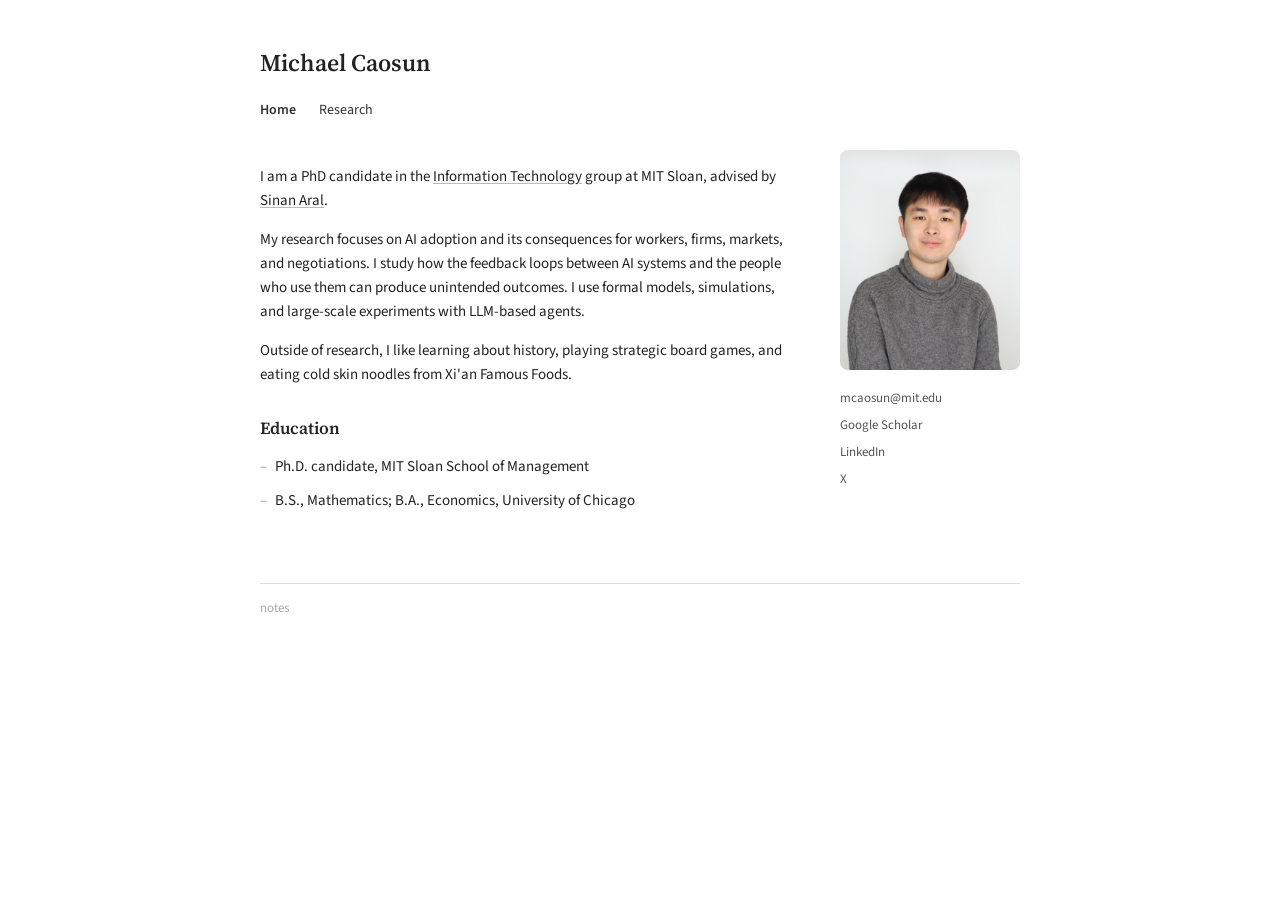
<file: index.html>
<!DOCTYPE html>
<html lang="en">
<head>
    <meta charset="UTF-8">
    <meta name="viewport" content="width=device-width, initial-scale=1.0">
    <title>Michael Caosun</title>
    <link rel="stylesheet" href="style.css">
</head>
<body>
    <h1>Michael Caosun</h1>

    <div class="nav">
        <a href="index.html" class="current">Home</a>
        <a href="research.html">Research</a>
        <!-- <a href="cv.pdf">CV</a> -->
    </div>

    <div class="header-row">
        <div class="bio">
            <p>I am a PhD candidate in the <a href="https://mitsloan.mit.edu/faculty/academic-groups/information-technology">Information Technology</a> group at MIT Sloan, advised by <a href="https://www.sinanaral.io/">Sinan Aral</a>.</p>

            <p>My research focuses on AI adoption and its consequences for workers, firms, markets, and negotiations. I study how the feedback loops between AI systems and the people who use them can produce unintended outcomes. I use formal models, simulations, and large-scale experiments with LLM-based agents.</p>

            <p>Outside of research, I like learning about history, playing strategic board games, and eating cold skin noodles from Xi'an Famous Foods.</p>

            <section class="education" aria-labelledby="education-heading">
                <h2 id="education-heading">Education</h2>
                <ul>
                    <li>Ph.D. candidate, MIT Sloan School of Management</li>
                    <li>B.S., Mathematics; B.A., Economics, University of Chicago</li>
                </ul>
            </section>
        </div>

        <div class="sidebar">
            <img class="profile-img" src="site%20pic.JPG" alt="Michael Caosun">
            <div class="sidebar-links">
                <a href="mailto:mcaosun@mit.edu">mcaosun@mit.edu</a>
                <a href="https://scholar.google.com/citations?user=bbXMzxgAAAAJ">Google Scholar</a>
                <a href="https://www.linkedin.com/in/michael-caosun-822aa4189/">LinkedIn</a>
                <a href="https://x.com/caosunova">X</a>
            </div>
        </div>
    </div>

    <footer class="site-footer">
        <a href="writing.html">notes</a>
    </footer>
</body>
</html>
</file>
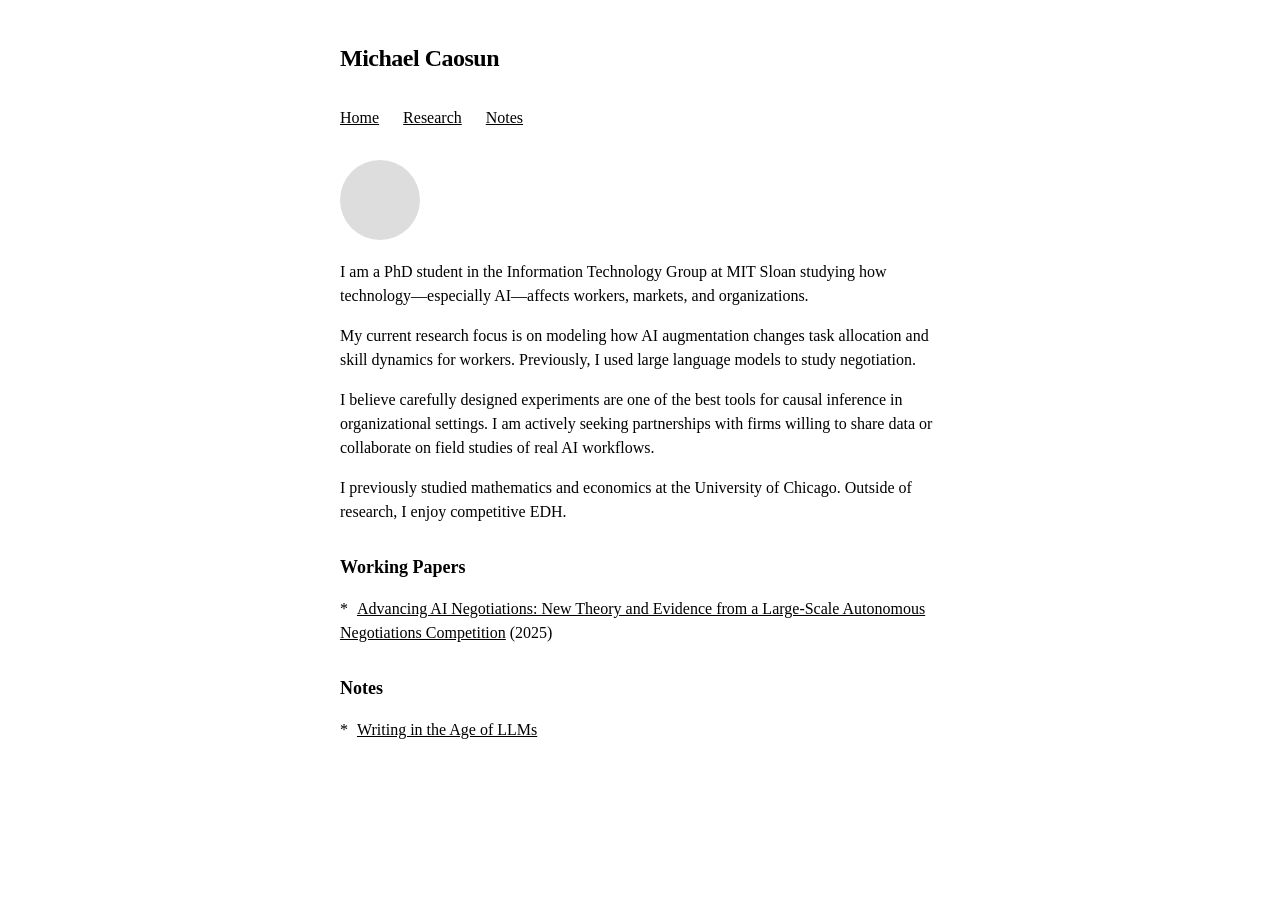
<file: static/index.html>
<!DOCTYPE html>
<html lang="en">
<head>
    <meta charset="UTF-8">
    <meta name="viewport" content="width=device-width, initial-scale=1.0">
    <title>Michael Caosun</title>
    <style>
        body {
            font-family: Georgia, 'Times New Roman', serif;
            max-width: 600px;
            margin: 0 auto;
            padding: 40px 20px;
            line-height: 1.5;
            color: #000;
            background: #fff;
            font-size: 16px;
        }
        
        h1 {
            font-size: 24px;
            font-weight: bold;
            margin: 0 0 0 0;
            letter-spacing: -0.5px;
        }
        
        h2 {
            font-size: 18px;
            font-weight: bold;
            margin: 30px 0 15px 0;
        }
        
        p {
            margin-bottom: 15px;
        }
        
        .greeting {
            margin-bottom: 30px;
            font-style: italic;
        }
        
        .bio p {
            margin-bottom: 15px;
        }
        
        .nav {
            margin: 30px 0;
            position: relative;
        }
        
        .nav a {
            color: #000;
            text-decoration: underline;
            margin-right: 20px;
        }
        
        .nav a:hover {
            background-color: #f0f0f0;
        }
        
        ul {
            list-style: none;
            padding-left: 0;
        }
        
        ul li {
            margin-bottom: 8px;
        }
        
        ul li:before {
            content: "* ";
            margin-right: 5px;
        }
        
        a {
            color: #000;
            text-decoration: underline;
        }
        
        a:hover {
            background-color: #f0f0f0;
        }
        
        .profile-img {
            width: 80px;
            height: 80px;
            border-radius: 50%;
            margin: 0 0 20px 0;
            display: block;
        }
        
        @media (prefers-color-scheme: dark) {
            body {
                background: #000;
                color: #fff;
            }
            a, .nav a {
                color: #fff;
            }
            .nav a:hover,
            a:hover {
                background-color: #333;
            }
        }
    </style>
</head>
<body>
    <h1>Michael Caosun</h1>
    
    <div class="nav">
        <a href="index.html">Home</a>
        <a href="research.html">Research</a>
        <a href="writing.html">Notes</a>
    </div>
    
    <div class="profile-img" style="background-color: #ddd;"></div>
    
    <div class="bio">
        <p>I am a PhD student in the Information Technology Group at MIT Sloan studying how technology—especially AI—affects workers, markets, and organizations.</p>
        
        <p>My current research focus is on modeling how AI augmentation changes task allocation and skill dynamics for workers. Previously, I used large language models to study negotiation.</p>
        
        <p>I believe carefully designed experiments are one of the best tools for causal inference in organizational settings.  I am actively seeking partnerships with firms willing to share data or collaborate on field studies of real AI workflows.</p>
        
        <p>I previously studied mathematics and economics at the University of Chicago. Outside of research, I enjoy competitive EDH.</p>
    </div>
    
    <h2>Working Papers</h2>
    <ul>
        <li><a href="https://arxiv.org/abs/2503.06416">Advancing AI Negotiations: New Theory and Evidence from a Large-Scale Autonomous Negotiations Competition</a> (2025)</li>
    </ul>
    
    <h2>Notes</h2>
    <ul>
        <li><a href="writing-in-the-age-of-llms.html">Writing in the Age of LLMs</a></li>
    </ul>
</body>
</html>
</file>
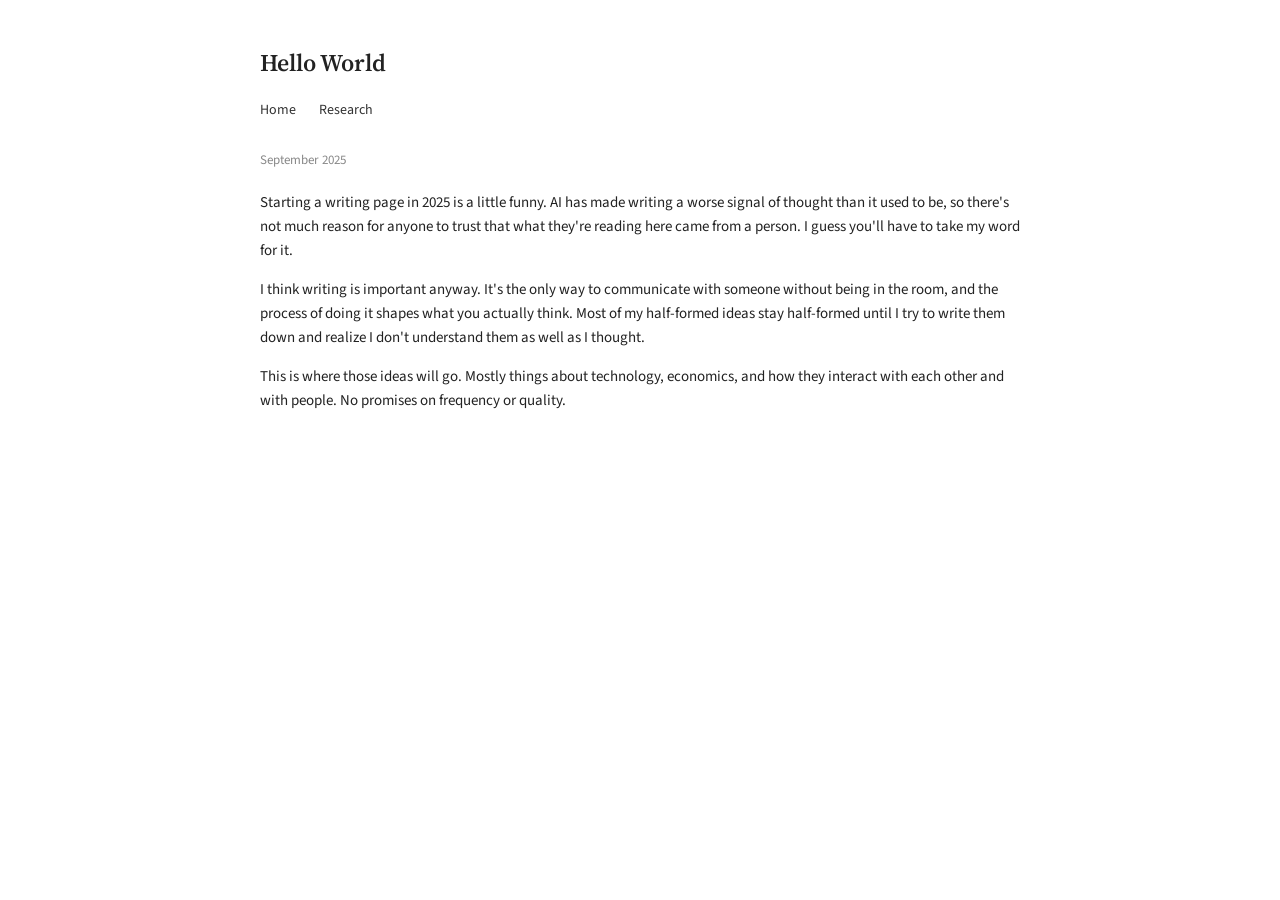
<file: hello-world.html>
<!DOCTYPE html>
<html lang="en">
<head>
    <meta charset="UTF-8">
    <meta name="viewport" content="width=device-width, initial-scale=1.0">
    <title>Hello World - Michael Caosun</title>
    <link rel="stylesheet" href="style.css">
</head>
<body>
    <h1>Hello World</h1>

    <div class="nav">
        <a href="index.html">Home</a>
        <a href="research.html">Research</a>
        <!-- <a href="cv.pdf">CV</a> -->
    </div>

    <div class="post-meta">September 2025</div>

    <div class="content">
        <p>Starting a writing page in 2025 is a little funny. AI has made writing a worse signal of thought than it used to be, so there's not much reason for anyone to trust that what they're reading here came from a person. I guess you'll have to take my word for it.</p>

        <p>I think writing is important anyway. It's the only way to communicate with someone without being in the room, and the process of doing it shapes what you actually think. Most of my half-formed ideas stay half-formed until I try to write them down and realize I don't understand them as well as I thought.</p>

        <p>This is where those ideas will go. Mostly things about technology, economics, and how they interact with each other and with people. No promises on frequency or quality.</p>
    </div>
</body>
</html>
</file>
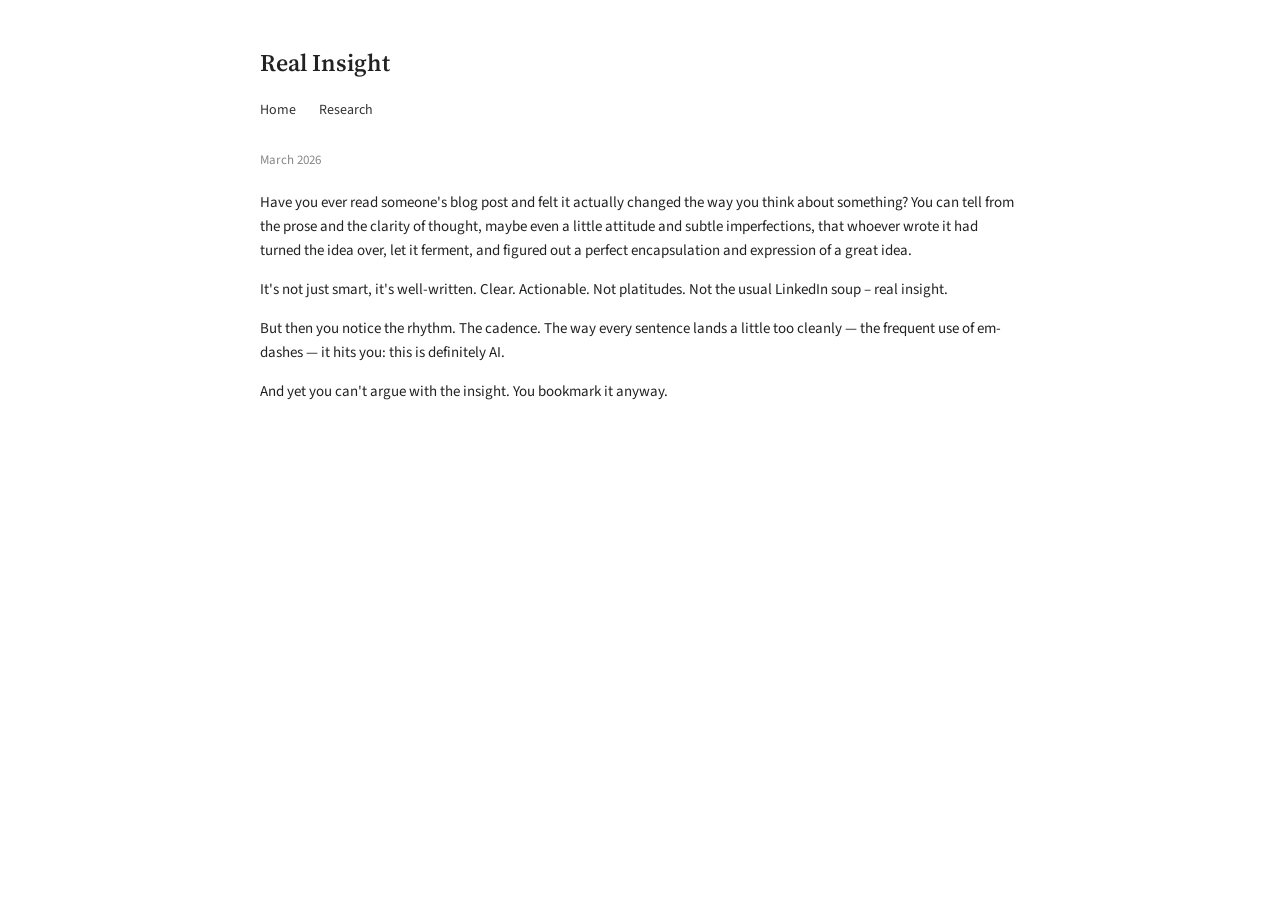
<file: linkedin-soup.html>
<!DOCTYPE html>
<html lang="en">
<head>
    <meta charset="UTF-8">
    <meta name="viewport" content="width=device-width, initial-scale=1.0">
    <title>Real Insight - Michael Caosun</title>
    <link rel="stylesheet" href="style.css">
</head>
<body>
    <h1>Real Insight</h1>

    <div class="nav">
        <a href="index.html">Home</a>
        <a href="research.html">Research</a>
        <!-- <a href="cv.pdf">CV</a> -->
    </div>

    <div class="post-meta">March 2026</div>

    <div class="content">
        <p>Have you ever read someone's blog post and felt it actually changed the way you think about something? You can tell from the prose and the clarity of thought, maybe even a little attitude and subtle imperfections, that whoever wrote it had turned the idea over, let it ferment, and figured out a perfect encapsulation and expression of a great idea.</p>

        <p>It's not just smart, it's well-written. Clear. Actionable. Not platitudes. Not the usual LinkedIn soup – real insight.</p>

        <p>But then you notice the rhythm. The cadence. The way every sentence lands a little too cleanly — the frequent use of em-dashes — it hits you: this is definitely AI.</p>

        <p>And yet you can't argue with the insight. You bookmark it anyway.</p>
    </div>
</body>
</html>
</file>
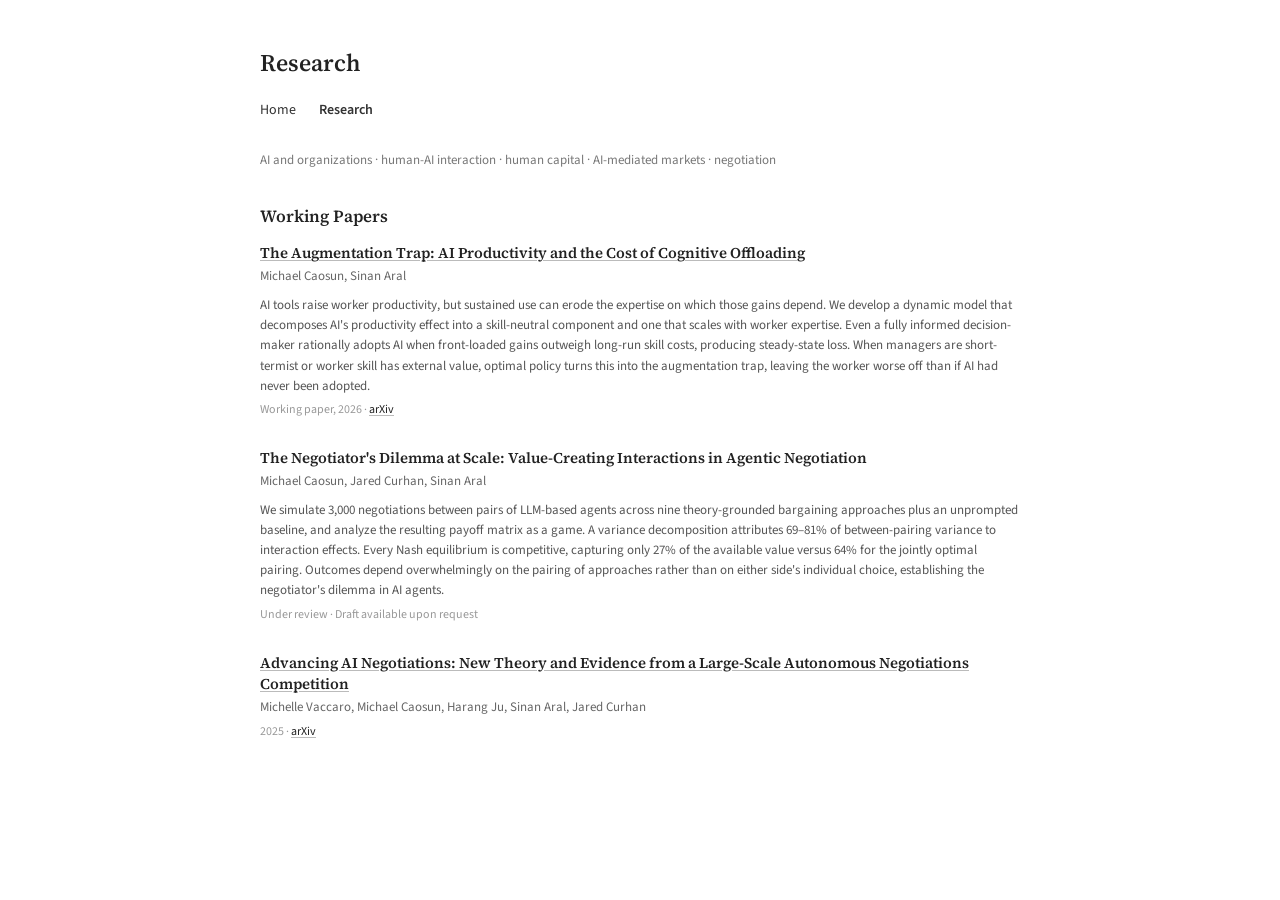
<file: research.html>
<!DOCTYPE html>
<html lang="en">
<head>
    <meta charset="UTF-8">
    <meta name="viewport" content="width=device-width, initial-scale=1.0">
    <title>Research - Michael Caosun</title>
    <link rel="stylesheet" href="style.css">
</head>
<body>
    <h1>Research</h1>

    <div class="nav">
        <a href="index.html">Home</a>
        <a href="research.html" class="current">Research</a>
        <!-- <a href="cv.pdf">CV</a> -->
    </div>

    <p class="interests">AI and organizations · human-AI interaction · human capital · AI-mediated markets · negotiation</p>

    <h2>Working Papers</h2>

    <div class="paper">
        <div class="paper-title"><a href="https://arxiv.org/abs/2604.03501">The Augmentation Trap: AI Productivity and the Cost of Cognitive Offloading</a></div>
        <div class="paper-authors">Michael Caosun, Sinan Aral</div>
        <p class="paper-abstract">AI tools raise worker productivity, but sustained use can erode the expertise on which those gains depend. We develop a dynamic model that decomposes AI's productivity effect into a skill-neutral component and one that scales with worker expertise. Even a fully informed decision-maker rationally adopts AI when front-loaded gains outweigh long-run skill costs, producing steady-state loss. When managers are short-termist or worker skill has external value, optimal policy turns this into the augmentation trap, leaving the worker worse off than if AI had never been adopted.</p>
        <div class="paper-meta">Working paper, 2026 · <a href="https://arxiv.org/abs/2604.03501">arXiv</a></div>
    </div>

    <div class="paper">
        <div class="paper-title">The Negotiator's Dilemma at Scale: Value-Creating Interactions in Agentic Negotiation</div>
        <div class="paper-authors">Michael Caosun, Jared Curhan, Sinan Aral</div>
        <p class="paper-abstract">We simulate 3,000 negotiations between pairs of LLM-based agents across nine theory-grounded bargaining approaches plus an unprompted baseline, and analyze the resulting payoff matrix as a game. A variance decomposition attributes 69–81% of between-pairing variance to interaction effects. Every Nash equilibrium is competitive, capturing only 27% of the available value versus 64% for the jointly optimal pairing. Outcomes depend overwhelmingly on the pairing of approaches rather than on either side's individual choice, establishing the negotiator's dilemma in AI agents.</p>
        <div class="paper-meta">Under review · Draft available upon request</div>
    </div>

    <div class="paper">
        <div class="paper-title"><a href="https://arxiv.org/abs/2503.06416">Advancing AI Negotiations: New Theory and Evidence from a Large-Scale Autonomous Negotiations Competition</a></div>
        <div class="paper-authors">Michelle Vaccaro, Michael Caosun, Harang Ju, Sinan Aral, Jared Curhan</div>
        <div class="paper-meta">2025 · <a href="https://arxiv.org/abs/2503.06416">arXiv</a></div>
    </div>
</body>
</html>
</file>
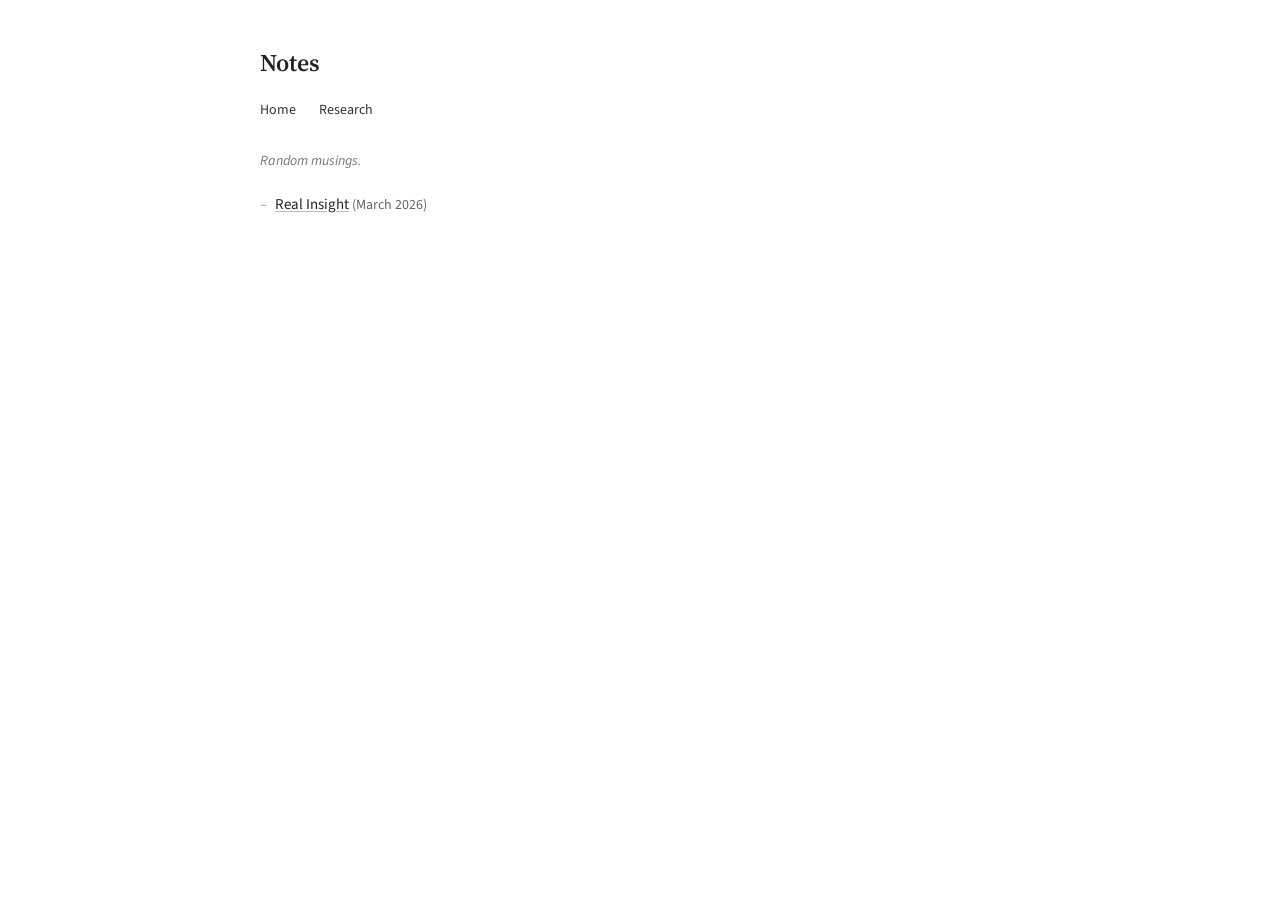
<file: writing.html>
<!DOCTYPE html>
<html lang="en">
<head>
    <meta charset="UTF-8">
    <meta name="viewport" content="width=device-width, initial-scale=1.0">
    <title>Notes - Michael Caosun</title>
    <link rel="stylesheet" href="style.css">
</head>
<body>
    <h1>Notes</h1>

    <div class="nav">
        <a href="index.html">Home</a>
        <a href="research.html">Research</a>
        <!-- <a href="cv.pdf">CV</a> -->
    </div>

    <div class="subtitle">Random musings.</div>

    <ul>
        <li><a href="linkedin-soup.html">Real Insight</a> <span style="color: #666; font-size: 14px;">(March 2026)</span></li>
        <!-- <li><a href="hello-world.html">Hello World</a> <span style="color: #666; font-size: 14px;">(September 2025)</span></li> -->
    </ul>
</body>
</html>
</file>
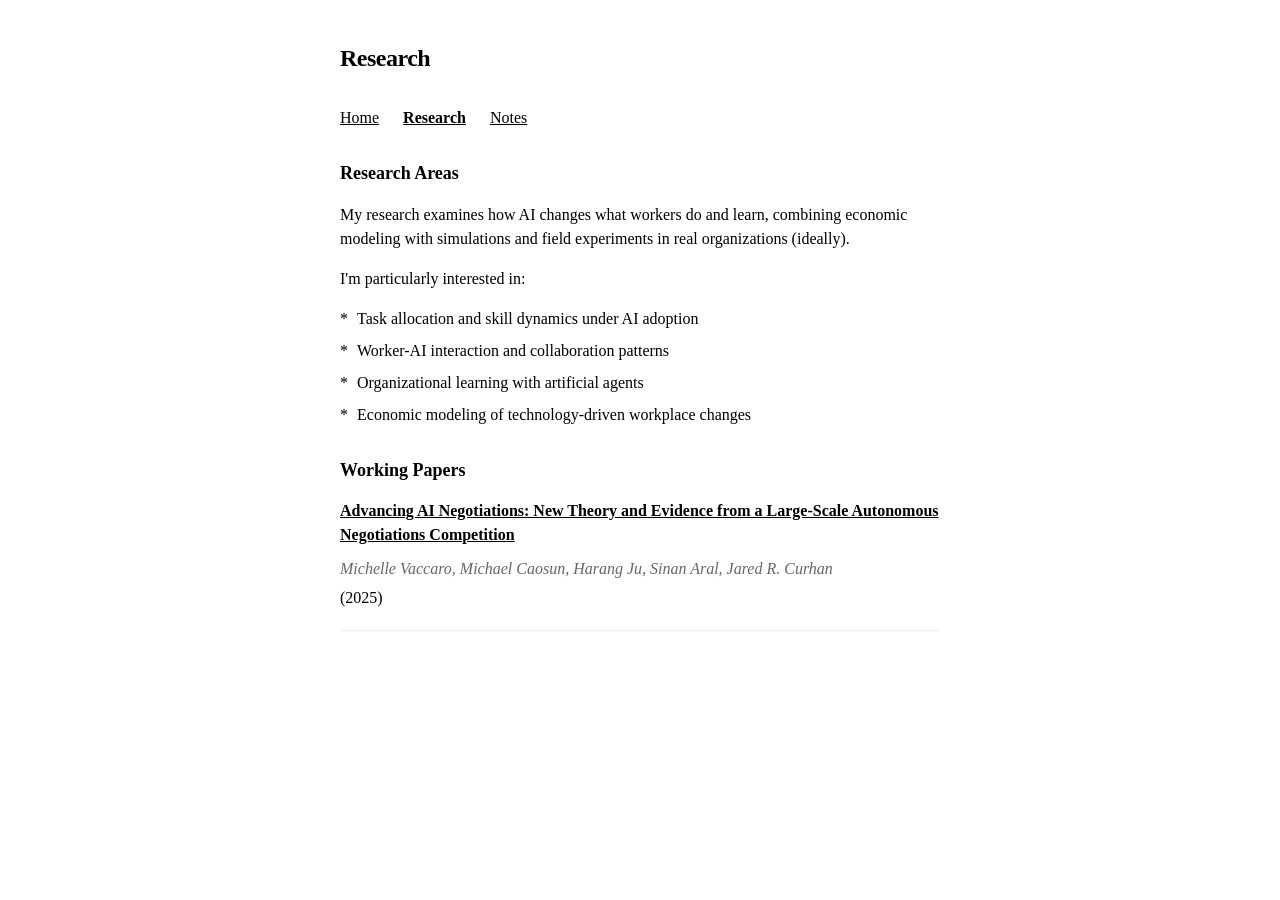
<file: static/research.html>
<!DOCTYPE html>
<html lang="en">
<head>
    <meta charset="UTF-8">
    <meta name="viewport" content="width=device-width, initial-scale=1.0">
    <title>Research - Michael Caosun</title>
    <style>
        body {
            font-family: Georgia, 'Times New Roman', serif;
            max-width: 600px;
            margin: 0 auto;
            padding: 40px 20px;
            line-height: 1.5;
            color: #000;
            background: #fff;
            font-size: 16px;
        }
        
        h1 {
            font-size: 24px;
            font-weight: bold;
            margin: 0 0 0 0;
            letter-spacing: -0.5px;
        }
        
        h2 {
            font-size: 18px;
            font-weight: bold;
            margin: 30px 0 15px 0;
        }
        
        p {
            margin-bottom: 15px;
        }
        
        .nav {
            margin: 30px 0;
        }
        
        .nav a {
            color: #000;
            text-decoration: underline;
            margin-right: 20px;
        }
        
        .nav a:hover {
            background-color: #f0f0f0;
        }
        
        .nav a.current {
            font-weight: bold;
        }
        
        ul {
            list-style: none;
            padding-left: 0;
        }
        
        ul li {
            margin-bottom: 8px;
        }
        
        ul li:before {
            content: "* ";
            margin-right: 5px;
        }
        
        a {
            color: #000;
            text-decoration: underline;
        }
        
        a:hover {
            background-color: #f0f0f0;
        }
        
        .project-authors {
            color: #666;
            margin: 5px 0;
            font-style: italic;
        }
        
        @media (prefers-color-scheme: dark) {
            body {
                background: #000;
                color: #fff;
            }
            a, .nav a {
                color: #fff;
            }
            .nav a:hover,
            a:hover {
                background-color: #333;
            }
            .project-authors {
                color: #aaa;
            }
        }
    </style>
</head>
<body>
    <h1>Research</h1>
    
    <div class="nav">
        <a href="index.html">Home</a>
        <a href="research.html" class="current">Research</a>
        <a href="writing.html">Notes</a>
    </div>
    
    <h2>Research Areas</h2>
    <p>My research examines how AI changes what workers do and learn, combining economic modeling with simulations and field experiments in real organizations (ideally).</p>
    
    <p>I'm particularly interested in:</p>
    <ul>
        <li>Task allocation and skill dynamics under AI adoption</li>
        <li>Worker-AI interaction and collaboration patterns</li>
        <li>Organizational learning with artificial agents</li>
        <li>Economic modeling of technology-driven workplace changes</li>
    </ul>
    
    <h2>Working Papers</h2>
    
    <div style="margin-bottom: 30px; padding-bottom: 20px; border-bottom: 1px solid #eee;">
        <div style="font-weight: bold; margin-bottom: 10px;">
            <a href="https://arxiv.org/abs/2503.06416">Advancing AI Negotiations: New Theory and Evidence from a Large-Scale Autonomous Negotiations Competition</a>
        </div>
        <div class="project-authors">Michelle Vaccaro, Michael Caosun, Harang Ju, Sinan Aral, Jared R. Curhan</div>
        (2025)</li>
    </ul>
</body>
</html>
</file>
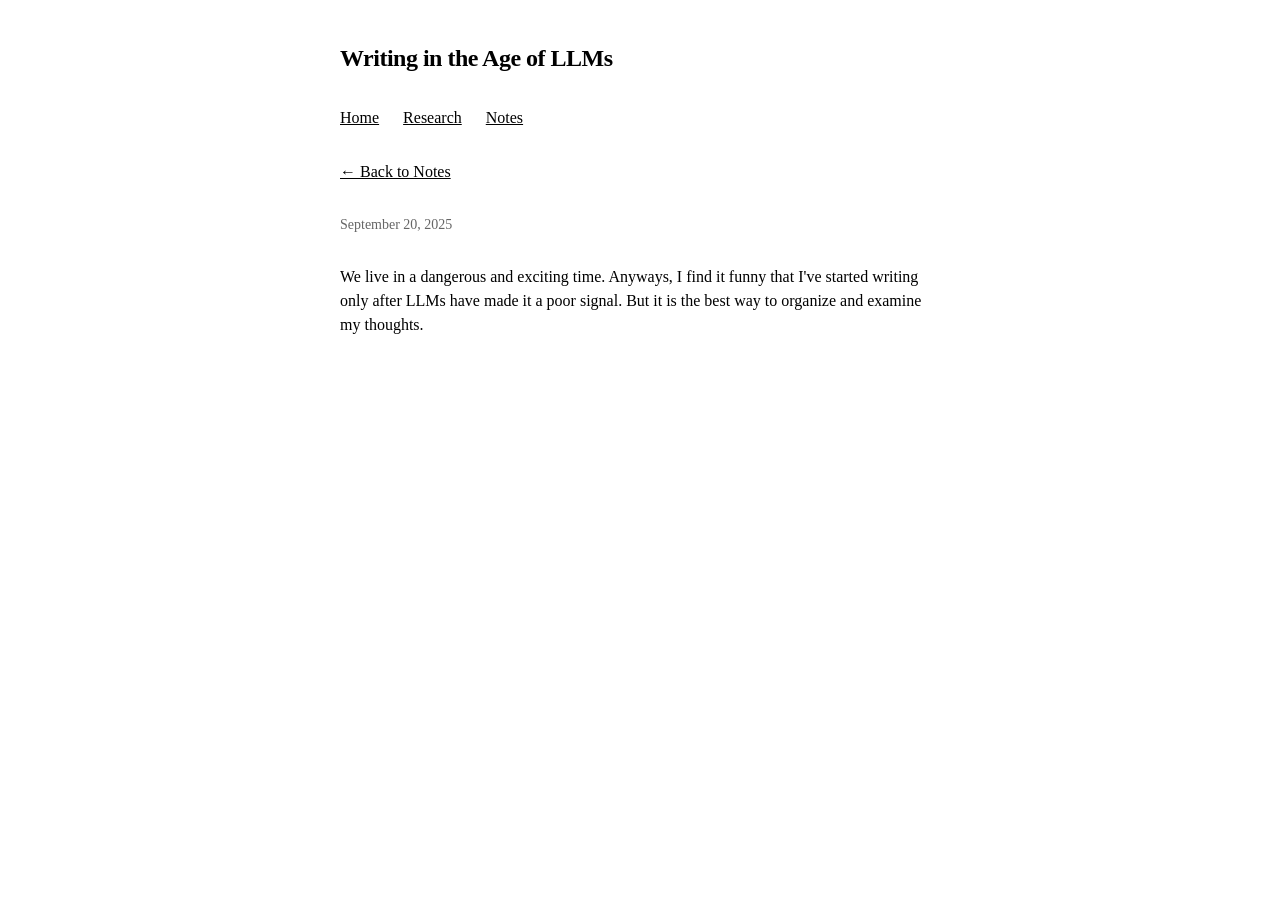
<file: static/writing-in-the-age-of-llms.html>
<!DOCTYPE html>
<html lang="en">
<head>
    <meta charset="UTF-8">
    <meta name="viewport" content="width=device-width, initial-scale=1.0">
    <title>Writing in the Age of LLMs - Michael Caosun</title>
    <style>
        body {
            font-family: Georgia, 'Times New Roman', serif;
            max-width: 600px;
            margin: 0 auto;
            padding: 40px 20px;
            line-height: 1.5;
            color: #000;
            background: #fff;
            font-size: 16px;
        }
        
        h1 {
            font-size: 24px;
            font-weight: bold;
            margin: 0 0 0 0;
            letter-spacing: -0.5px;
        }
        
        h2 {
            font-size: 18px;
            font-weight: bold;
            margin: 30px 0 15px 0;
        }
        
        p {
            margin-bottom: 15px;
        }
        
        .nav {
            margin: 30px 0;
        }
        
        .nav a {
            color: #000;
            text-decoration: underline;
            margin-right: 20px;
        }
        
        .nav a:hover {
            background-color: #f0f0f0;
        }
        
        ul {
            list-style: none;
            padding-left: 0;
        }
        
        ul li {
            margin-bottom: 8px;
        }
        
        ul li:before {
            content: "* ";
            margin-right: 5px;
        }
        
        a {
            color: #000;
            text-decoration: underline;
        }
        
        a:hover {
            background-color: #f0f0f0;
        }
        
        .post-meta {
            color: #666;
            margin-bottom: 30px;
            font-size: 14px;
        }
        
        .content {
            font-size: 16px;
        }
        
        @media (prefers-color-scheme: dark) {
            body {
                background: #000;
                color: #fff;
            }
            a, .nav a {
                color: #fff;
            }
            .nav a:hover,
            a:hover {
                background-color: #333;
            }
            .post-meta {
                color: #aaa;
            }
        }
    </style>
</head>
<body>
    <h1>Writing in the Age of LLMs</h1>
    
    <div class="nav">
        <a href="index.html">Home</a>
        <a href="research.html">Research</a>
        <a href="writing.html">Notes</a>
    </div>
    
    <div class="nav">
        <a href="writing.html">← Back to Notes</a>
    </div>
    
    <div class="post-meta">September 20, 2025</div>
    
    <div class="content">
        <p>We live in a dangerous and exciting time. 

            Anyways, I find it funny that I've started writing only after LLMs have made it a poor signal. But it is the best way to organize and examine my thoughts. </p>
    </div>
</body>
</html>
</file>
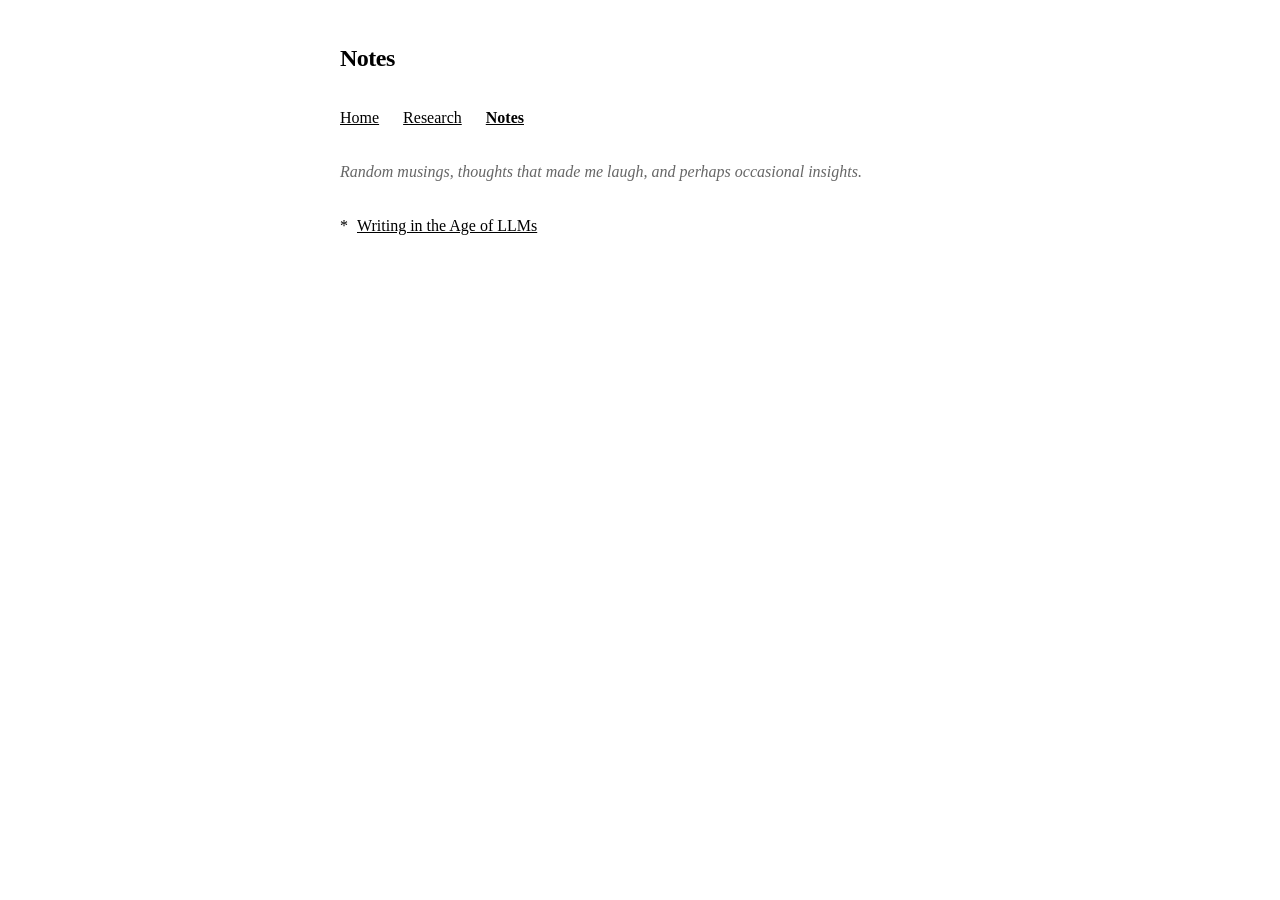
<file: static/writing.html>
<!DOCTYPE html>
<html lang="en">
<head>
    <meta charset="UTF-8">
    <meta name="viewport" content="width=device-width, initial-scale=1.0">
    <title>Writing - Michael Caosun</title>
    <style>
        body {
            font-family: Georgia, 'Times New Roman', serif;
            max-width: 600px;
            margin: 0 auto;
            padding: 40px 20px;
            line-height: 1.5;
            color: #000;
            background: #fff;
            font-size: 16px;
        }
        
        h1 {
            font-size: 24px;
            font-weight: bold;
            margin: 0 0 0 0;
            letter-spacing: -0.5px;
        }
        
        h2 {
            font-size: 18px;
            font-weight: bold;
            margin: 30px 0 15px 0;
        }
        
        p {
            margin-bottom: 15px;
        }
        
        .nav {
            margin: 30px 0;
        }
        
        .nav a {
            color: #000;
            text-decoration: underline;
            margin-right: 20px;
        }
        
        .nav a:hover {
            background-color: #f0f0f0;
        }
        
        .nav a.current {
            font-weight: bold;
        }
        
        ul {
            list-style: none;
            padding-left: 0;
        }
        
        ul li {
            margin-bottom: 8px;
        }
        
        ul li:before {
            content: "* ";
            margin-right: 5px;
        }
        
        a {
            color: #000;
            text-decoration: underline;
        }
        
        a:hover {
            background-color: #f0f0f0;
        }
        
        .subtitle {
            color: #666;
            font-style: italic;
            margin-bottom: 30px;
        }
        
        @media (prefers-color-scheme: dark) {
            body {
                background: #000;
                color: #fff;
            }
            a, .nav a {
                color: #fff;
            }
            .nav a:hover,
            a:hover {
                background-color: #333;
            }
            .subtitle {
                color: #aaa;
            }
        }
    </style>
</head>
<body>
    <h1>Notes</h1>
    
    <div class="nav">
        <a href="index.html">Home</a>
        <a href="research.html">Research</a>
        <a href="writing.html" class="current">Notes</a>
    </div>
    
    <div class="subtitle">Random musings, thoughts that made me laugh, and perhaps occasional insights.</div>
    
    <ul>
        <li><a href="writing-in-the-age-of-llms.html">Writing in the Age of LLMs</a></li>
    </ul>
</body>
</html>
</file>
<file: style.css>
@import url('https://fonts.googleapis.com/css2?family=Source+Serif+4:ital,wght@0,400;0,600;1,400&family=Source+Sans+3:wght@400;500;600&display=swap');

body {
    font-family: 'Source Sans 3', Helvetica, Arial, sans-serif;
    max-width: 760px;
    margin: 0 auto;
    padding: 44px 24px;
    line-height: 1.6;
    color: #222;
    background: #fff;
    font-size: 15px;
}

h1 {
    font-family: 'Source Serif 4', Georgia, serif;
    font-size: 24px;
    font-weight: 600;
    margin: 0;
}

h2 {
    font-family: 'Source Serif 4', Georgia, serif;
    font-size: 17px;
    font-weight: 600;
    margin: 32px 0 12px 0;
    color: #222;
}

p {
    margin-bottom: 13px;
}

/* Navigation */
.nav {
    margin: 16px 0 28px 0;
}

.nav a {
    color: #333;
    text-decoration: none;
    margin-right: 20px;
    font-size: 14px;
}

.nav a:hover {
    text-decoration: underline;
}

.nav a.current {
    font-weight: 600;
}

/* Two-column header */
.header-row {
    display: flex;
    gap: 40px;
    align-items: flex-start;
}

.header-row .bio {
    flex: 1;
}

.sidebar {
    flex-shrink: 0;
    width: 180px;
    padding-top: 0;
}

.sidebar .profile-img {
    width: 180px;
    height: 220px;
    border-radius: 8px;
    margin: 0 0 18px 0;
    display: block;
    object-fit: cover;
    object-position: center top;
}

.education h2 {
    margin-top: 28px;
}

.education ul {
    margin-top: 0;
    margin-bottom: 0;
}

.sidebar-links {
    display: flex;
    flex-direction: column;
    gap: 6px;
    font-size: 13px;
}

.sidebar-links a {
    color: #555;
    text-decoration: none;
}

.sidebar-links a:hover {
    text-decoration: underline;
    color: #222;
}

/* Lists */
ul {
    list-style: none;
    padding-left: 0;
}

ul li {
    margin-bottom: 10px;
}

ul li:before {
    content: "–";
    margin-right: 8px;
    color: #999;
}

/* Links */
a {
    color: #222;
    text-decoration: underline;
    text-decoration-color: #bbb;
    text-underline-offset: 2px;
}

a:hover {
    text-decoration-color: #222;
}

/* Profile (fallback for non-header usage) */
.profile-img {
    width: 88px;
    height: 88px;
    border-radius: 8px;
    margin: 0 0 24px 0;
    display: block;
    object-fit: cover;
}

.subtitle {
    color: #777;
    font-style: italic;
    margin-bottom: 20px;
    font-size: 14px;
}

.post-meta {
    color: #888;
    margin-bottom: 20px;
    font-size: 13px;
}

/* Papers */
.paper {
    margin-bottom: 28px;
}

.paper-title {
    font-family: 'Source Serif 4', Georgia, serif;
    font-weight: 600;
    margin-bottom: 3px;
    font-size: 15px;
    line-height: 1.4;
}

.paper-title a {
    color: #222;
    text-decoration-color: #bbb;
}

.paper-title a:hover {
    text-decoration-color: #222;
}

.paper-authors {
    color: #666;
    margin: 3px 0;
    font-size: 13px;
}

.paper-meta {
    color: #999;
    font-size: 12px;
    margin-top: 4px;
}

.paper-abstract {
    font-size: 13px;
    color: #555;
    margin: 8px 0 4px 0;
    line-height: 1.55;
}

.interests {
    color: #777;
    font-size: 13px;
}

/* Footer */
.site-footer {
    margin-top: 60px;
    padding-top: 14px;
    border-top: 1px solid #ddd;
    font-size: 13px;
    color: #aaa;
}

.site-footer a {
    color: #aaa;
    text-decoration: none;
}

.site-footer a:hover {
    color: #666;
}

/* Mobile */
@media (max-width: 600px) {
    .header-row {
        flex-direction: column-reverse;
        gap: 20px;
    }
    .sidebar {
        width: auto;
    }
    .sidebar .profile-img {
        width: 140px;
        height: 170px;
    }
}
</file>
